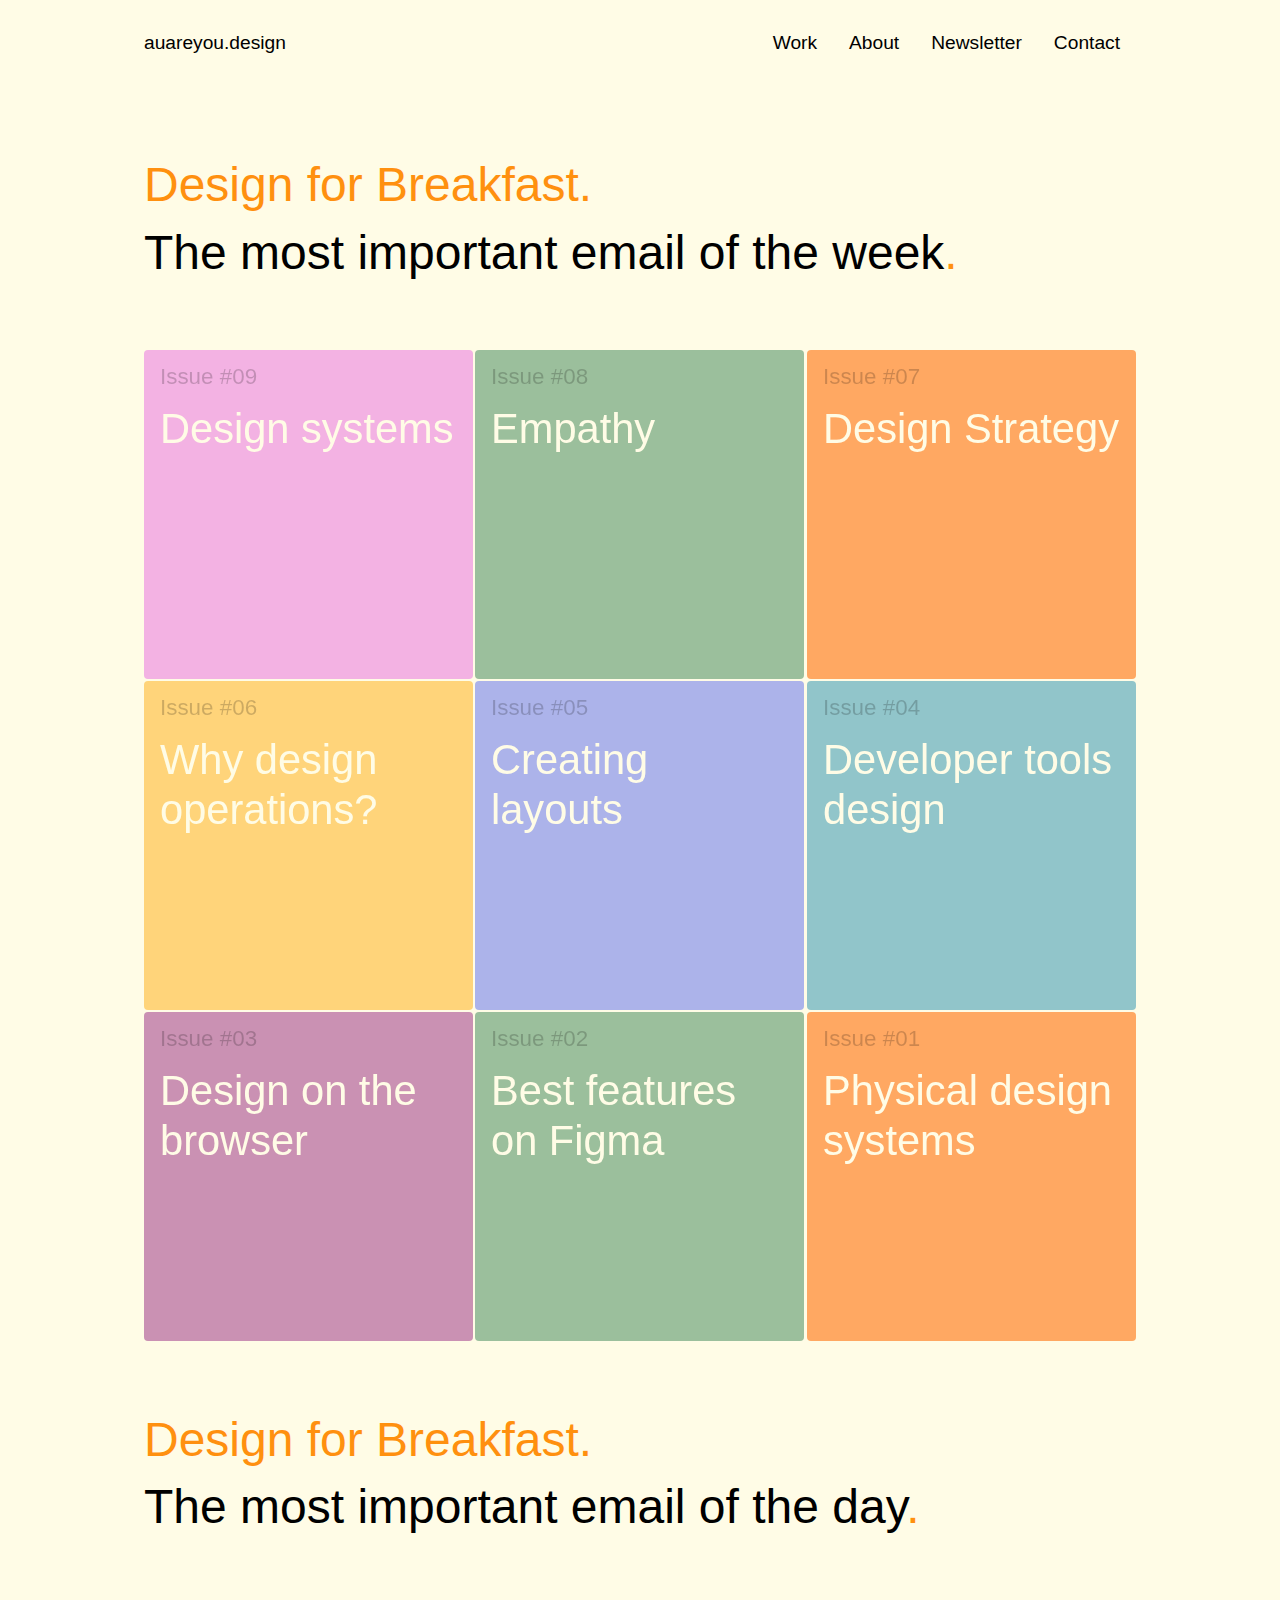
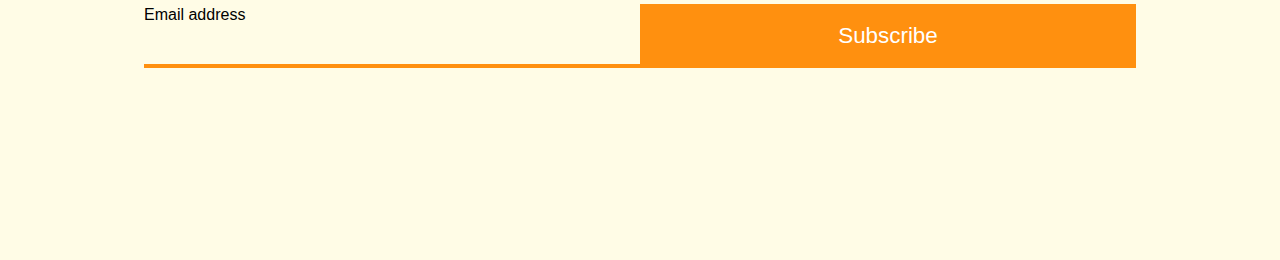
<file: exercise-02/index.html>
<!DOCTYPE html>
<html lang="en">
  <head>
    <meta charset="UTF-8" />
    <meta name="viewport" content="width=device-width, initial-scale=1.0" />
    <meta http-equiv="X-UA-Compatible" content="ie=edge" />
    <title>Design For Breakfast</title>
    <link rel="stylesheet" href="styles.css" />
  </head>
  <body>
    <header class="section-header">
      <nav class="navbar">
        <div class="container">
          <span class="text-primary"><a href="#">auareyou.design</a></span>
          <ul>
            <li class="text-primary"><a href="#">Contact</a></li>
            <li class="text-primary"><a href="#">Newsletter</a></li>
            <li class="text-primary"><a href="#">About</a></li>
            <li class="text-primary"><a href="#">Work</a></li>
          </ul>
        </div>
      </nav>
      <div class="main">
        <div class="container">
          <div class="headline">
            <h1 class="h1-highlight">Design for Breakfast.</h1>
            <h1 class="h1-default">
              The most important email of the week<span class="dot">.</span>
            </h1>
            
          </div>
        </div>
      </div>
    </header>
    <section class="feed">
      <div class="container">
        <ul class="grid-container">
          <li class="grid-item">
            <div class="grid-item-content">
              <p class="label-post">Issue #09</p>
              <h1 class="h1-light">Design systems</h1>
            </div>
          </li>
          <li class="grid-item">
            <div class="grid-item-content">
              <p class="label-post">Issue #08</p>
              <h1 class="h1-light">Empathy</h1>
            </div>
          </li>

          <li class="grid-item">
            <div class="grid-item-content">
              <p class="label-post">Issue #07</p>
              <h1 class="h1-light">Design Strategy</h1>
            </div>
          </li>
          <li class="grid-item">
            <div class="grid-item-content">
              <p class="label-post">Issue #06</p>
              <h1 class="h1-light">Why design operations?</h1>
            </div>
          </li>
          <li class="grid-item">
            <div class="grid-item-content">
              <p class="label-post">Issue #05</p>
              <h1 class="h1-light">Creating layouts</h1>
            </div>
          </li>
          <li class="grid-item">
            <div class="grid-item-content">
              <p class="label-post">Issue #04</p>
              <h1 class="h1-light">Developer tools design</h1>
            </div>
          </li>
          <li class="grid-item">
            <div class="grid-item-content">
              <p class="label-post">Issue #03</p>
              <h1 class="h1-light">Design on the browser</h1>
            </div>
          </li>
          <li class="grid-item">
            <div class="grid-item-content">
              <p class="label-post">Issue #02</p>
              <h1 class="h1-light">Best features on Figma</h1>
            </div>
          </li>
          <li class="grid-item">
            <div class="grid-item-content">
              <p class="label-post">Issue #01</p>
              <h1 class="h1-light">Physical design systems</h1>
            </div>
          </li>
        </ul>
      </div>
    </section>
    <footer class="CTA-footer">
      <div class="container">
        <div class="headline">
          <h1 class="h1-highlight">Design for Breakfast.</h1>
          <h1 class="h1-default">
            The most important email of the day<span class="dot">.</span>
          </h1>
        </div>
          <form class="CTA-form">
            <input type="text" name="email" autocomplete="off" />
            <label for="email" class="label-input">
              <span class="label-input-anim">Email address</span>
            </label>
            <button class="primary-btn">Subscribe</button>
          </form>
        </div>
      </div>
    </footer>
  </body>
</html>
</file>
<file: exercise-02/styles.css>
/* Reset */
* {
  margin: 0;
  padding: 0;
  box-sizing: border-box;
}

/* Main Styling */

html,
body {
  font-family: -apple-system, BlinkMacSystemFont, "Segoe UI", Roboto, Helvetica,
    Arial, sans-serif, "Apple Color Emoji", "Segoe UI Emoji", "Segoe UI Symbol";
  line-height: 1.4em;
  background: #fffce6;
}

a {
  text-decoration: none;
  color: #000000;
}

/* Utility Classes */

.container {
  margin: auto;
  max-width: 1024px;
  /* maybe will break other stuff
  overflow: auto;*/
  padding: 0 16px;
}

.text-primary {
  color: #000000;
  font-size: 1.2em;
}

.h1-default {
  color: #000000;
  font-size: 3em;
  font-weight: 400;
  line-height: 1.4em;
}
.h1-highlight {
  color: #ff900f;
  font-size: 3em;
  font-weight: 400;
  line-height: 1.4em;
}

.h1-light {
  font-size: 2.6em;
  line-height: 1.2em;
  font-weight: 400;
  color: #fffce6;
}

.headline {
  padding: 64px 0;
}

.dot {
  color: #ff900f;
}

.primary-btn {
  border: none;
  width: 50%;
  height: 64px;
  font-size: 1.4em;
  background: #ff900f;
}
/* Navbar */

.navbar {
  overflow: auto;
  padding: 32px;
}

.navbar ul {
  list-style: none;
  float: right;
}

.navbar ul li {
  float: right;
}

.navbar ul li a {
  display: inline;
  padding: 16px;
  text-align: center;
}

/* Feed */

.grid-container {
  list-style: none;
  display: grid;
  grid-template-columns: repeat(auto-fill, minmax(256px, 1fr));
  grid-auto-rows: 1fr;
  grid-gap: 2px;
}

.grid-container::before {
  content: "";
  width: 0;
  padding-bottom: 100%;
  grid-row: 1 / 1;
  grid-column: 1 / 1;
}

/* Just to make the grid item visible */
.grid-container > *:first-child {
  grid-row: 1 / 1;
  grid-column: 1 / 1;
}

.grid-container > * {
  background: rgba(0, 0, 0, 0.1);
}

.grid-item {
  padding: 16px;
  border-radius: 4px;
  display: inline-block;
  vertical-align: middle;
  -webkit-transform: perspective(1px) translateZ(0);
  transform: perspective(1px) translateZ(0);
  -webkit-transition-duration: 0.3s;
  transition-duration: 0.3s;
  -webkit-transition-property: box-shadow;
  transition-property: box-shadow;
  -webkit-transition-property: transform;
  transition-property: transform;
}

.grid-item:nth-of-type(1) {
  background: #f3b2e3;
}
.grid-item:nth-of-type(2) {
  background: #9bbf9c;
}
.grid-item:nth-of-type(3) {
  background: #ffa862;
}
.grid-item:nth-of-type(4) {
  background: #ffd47a;
}
.grid-item:nth-of-type(5) {
  background: #acb3ea;
}
.grid-item:nth-of-type(6) {
  background: #91c5ca;
}
.grid-item:nth-of-type(7) {
  background: #ca91b3;
}
.grid-item:nth-of-type(8) {
  background: #9bbf9c;
}
.grid-item:nth-of-type(9) {
  background: #ffa862;
}

.grid-item-content {
  width: 100%;
}

.label-post {
  font-size: 1.4em;
  color: rgba(0, 0, 0, 0.2);
  padding-bottom: 16px;
}

.grid-item:hover,
.grid-item:focus,
.grid-item:active {
  z-index: 48;
  box-shadow: 0px 4px 24px rgba(5, 4, 5, 0.2);
  -webkit-transform: scale(1.05);
  transform: scale(1.05);
}

/* Form */

.CTA-form {
  position: relative;
  width: 100%;
  height: 256px;
}

.CTA-form input {
  width: 50%;
  border: none;
  height: 64px;
  border-bottom: 4px solid #ff900f;
  background: #fffce6;
  display: inline-block;
}

.CTA-form label {
  position: absolute;
  bottom: 0px;
  left: 0%;
  width: 100%;
  height: 100%;
  pointer-events: none;
}

.CTA-form button {
  position: absolute;
  color: white;
}
</file>
